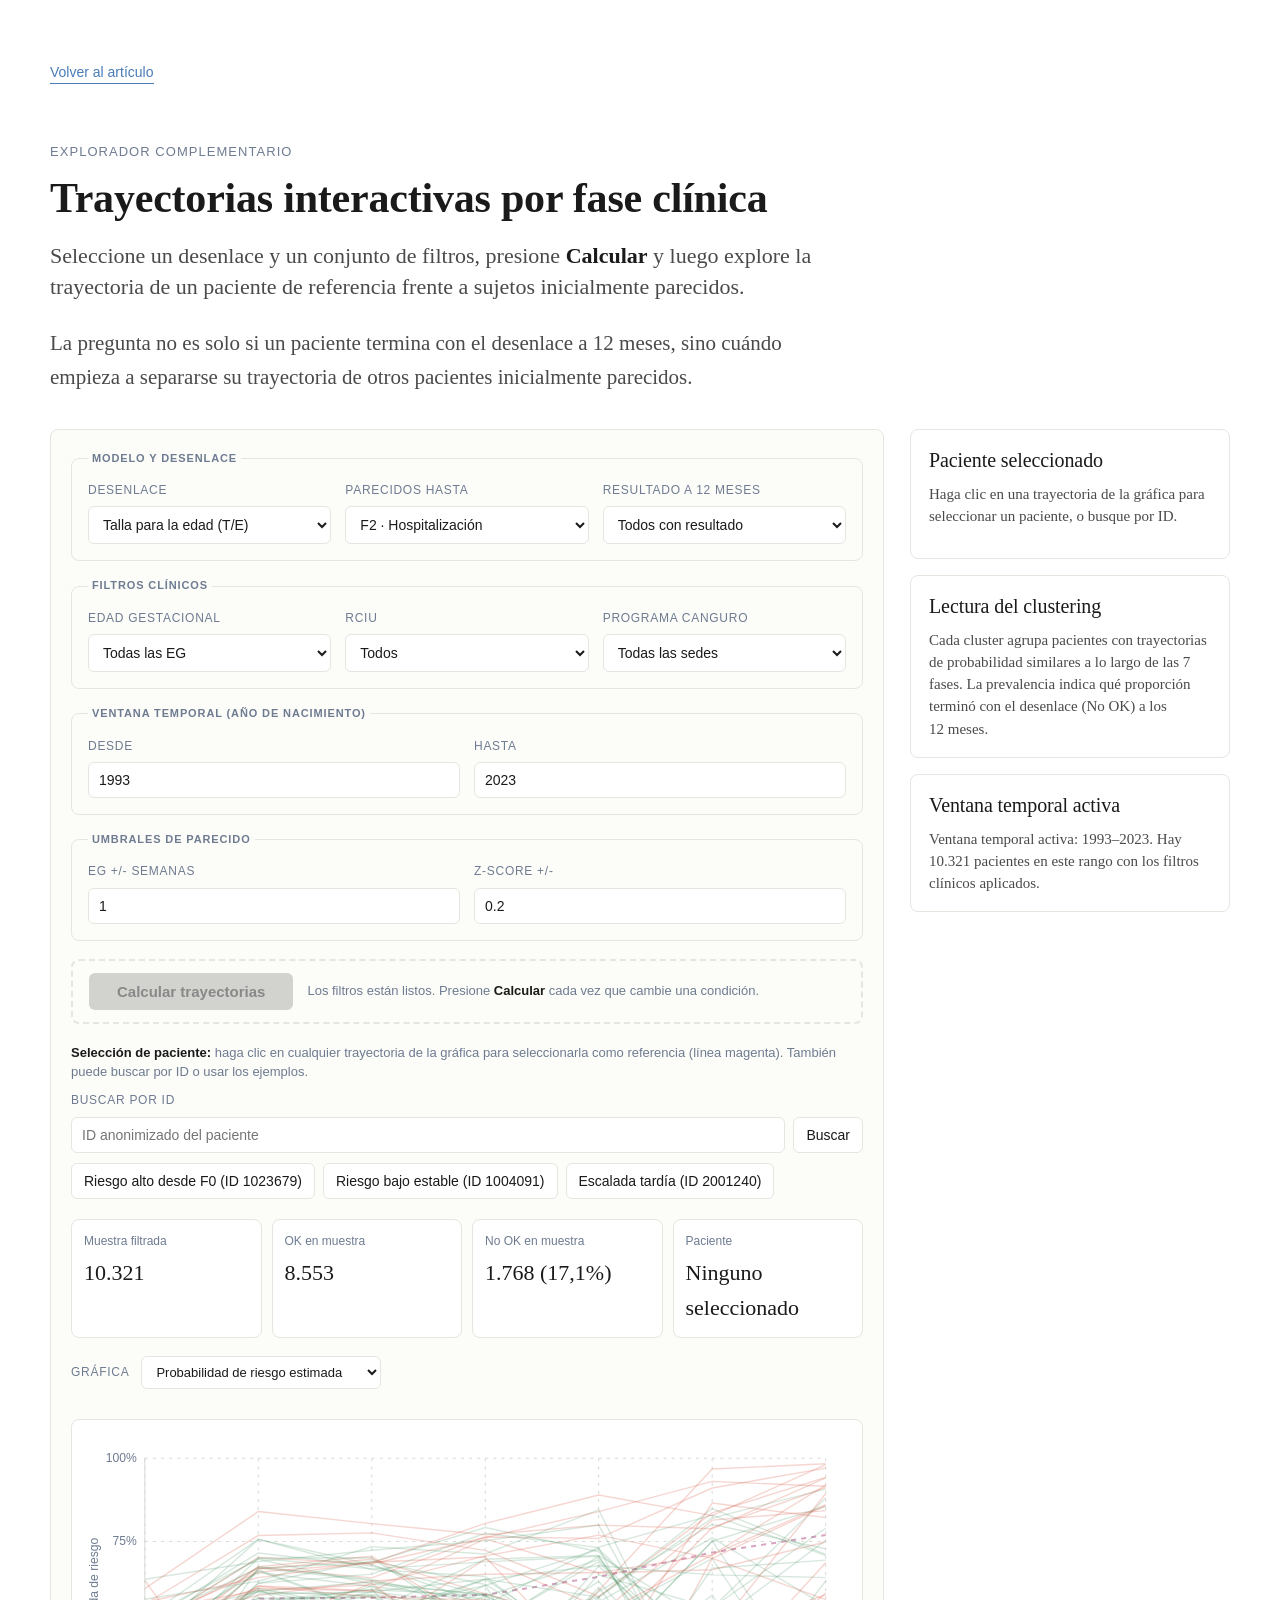
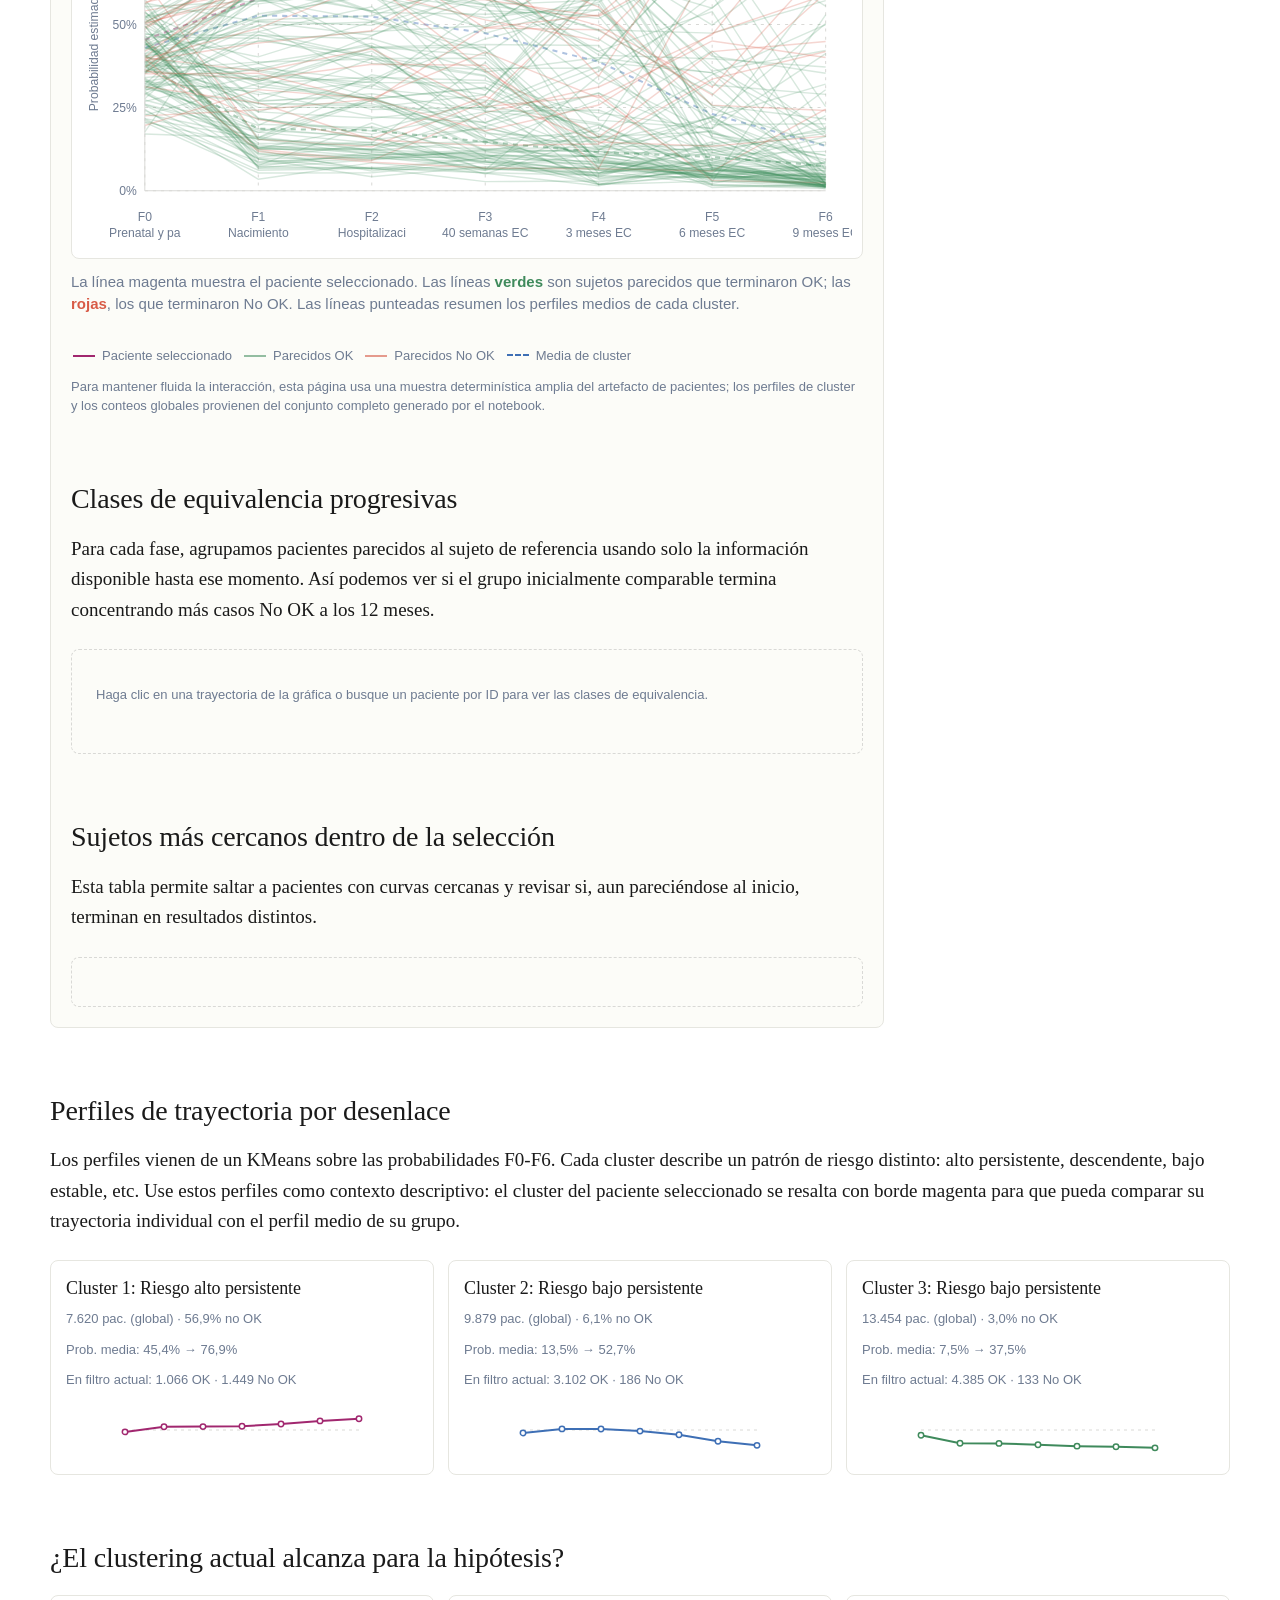
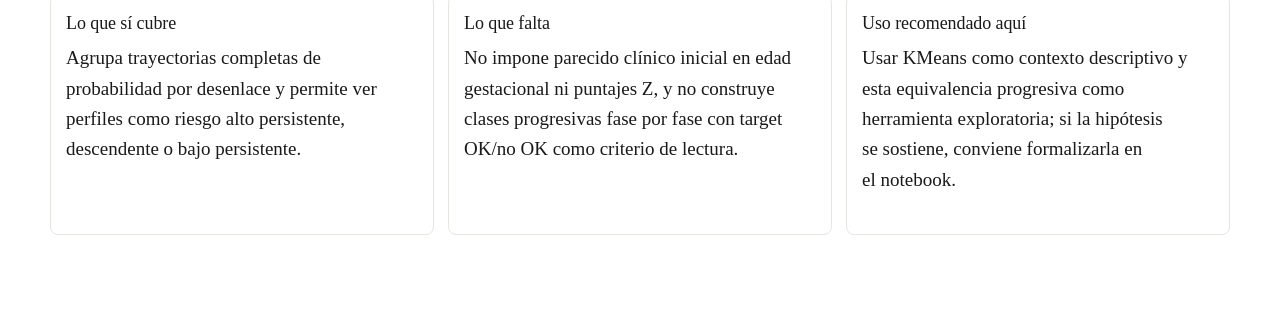
<file: Articulo/trayectorias-interactivas.html>
<!doctype html>
<html lang="es">
<head>
  <meta charset="utf-8">
  <meta name="viewport" content="width=device-width, initial-scale=1">
  <title>Trayectorias interactivas de riesgo nutricional</title>
  <link rel="stylesheet" href="distill-local.css">
  <link rel="stylesheet" href="styles.css">
  <style>
    .trajectory-page {
      max-width: 1180px;
      margin: 0 auto;
      padding: 56px 28px 88px;
    }

    .back-link {
      display: inline-flex;
      margin-bottom: 30px;
      font-family: var(--font-sans);
      font-size: 14px;
      color: var(--fg-link);
      text-decoration: none;
      border-bottom: 1px solid currentColor;
    }

    .trajectory-header {
      max-width: 780px;
      margin-bottom: 34px;
    }

    .trajectory-header .article-subtitle {
      max-width: 38em;
    }

    .trajectory-layout {
      display: grid;
      grid-template-columns: minmax(0, 1fr) 320px;
      gap: 26px;
      align-items: start;
    }

    .explorer-panel {
      border: 1px solid var(--line-hairline);
      border-radius: 8px;
      background: var(--bg-figure);
      padding: 20px;
    }

    .filter-groups {
      display: grid;
      gap: 16px;
      margin-bottom: 18px;
    }

    .filter-group {
      border: 1px solid var(--line-hairline);
      border-radius: 8px;
      background: var(--bg-figure);
      padding: 14px 16px 16px;
      margin: 0;
    }

    .filter-group-title {
      font-family: var(--font-sans);
      font-size: 11px;
      text-transform: uppercase;
      letter-spacing: 0.08em;
      color: var(--fg-muted);
      padding: 0 4px;
      font-weight: 600;
    }

    .filter-group-grid {
      display: grid;
      gap: 14px;
    }

    .filter-group-grid--2 { grid-template-columns: repeat(2, minmax(0, 1fr)); }
    .filter-group-grid--3 { grid-template-columns: repeat(3, minmax(0, 1fr)); }
    .filter-group-grid--4 { grid-template-columns: repeat(4, minmax(0, 1fr)); }

    .control-field {
      min-width: 0;
    }

    .control-field label {
      display: block;
      margin-bottom: 6px;
      font-family: var(--font-sans);
      font-size: 12px;
      text-transform: uppercase;
      letter-spacing: 0.06em;
      color: var(--fg-muted);
    }

    .control-field select,
    .control-field input {
      width: 100%;
      box-sizing: border-box;
      border: 1px solid var(--line-hairline);
      border-radius: 6px;
      background: #fff;
      padding: 9px 10px;
      font-family: var(--font-sans);
      font-size: 14px;
      color: var(--fg-1);
    }

    /* ── Calculate bar ── */
    .calculate-bar {
      display: flex;
      align-items: center;
      gap: 14px;
      margin-bottom: 20px;
      padding: 12px 16px;
      border: 2px dashed var(--line-hairline);
      border-radius: 8px;
      background: var(--bg-figure);
      transition: border-color 0.3s;
    }

    .calculate-bar.is-dirty {
      border-color: var(--acc-blue, #3E6FB5);
      background: rgba(62, 111, 181, 0.04);
    }

    .calculate-button {
      padding: 10px 28px;
      border: none;
      border-radius: 6px;
      background: #d2d2cf;
      color: #888;
      font-family: var(--font-sans);
      font-size: 15px;
      font-weight: 600;
      cursor: not-allowed;
      transition: background 0.2s, color 0.2s, box-shadow 0.2s;
      white-space: nowrap;
    }

    .calculate-button.is-active {
      background: var(--acc-blue, #3E6FB5);
      color: #fff;
      cursor: pointer;
      box-shadow: 0 2px 8px rgba(62, 111, 181, 0.3);
      animation: pulse-calc 1.8s ease-in-out infinite;
    }

    @keyframes pulse-calc {
      0%, 100% { box-shadow: 0 2px 8px rgba(62, 111, 181, 0.25); }
      50% { box-shadow: 0 2px 18px rgba(62, 111, 181, 0.5); }
    }

    .calculate-hint {
      font-family: var(--font-sans);
      font-size: 13px;
      color: var(--fg-muted);
      line-height: 1.4;
    }

    /* ── Results area (stale when dirty) ── */
    .results-area {
      transition: opacity 0.3s;
    }

    .results-area.is-stale {
      opacity: 0.3;
      pointer-events: none;
    }

    /* ── Patient selection ── */
    .patient-selection {
      margin-bottom: 14px;
    }

    .patient-selection-intro {
      margin: 0 0 10px;
      font-family: var(--font-sans);
      font-size: 13px;
      color: var(--fg-muted);
      line-height: 1.45;
    }

    .patient-search {
      display: grid;
      grid-template-columns: minmax(0, 1fr) auto;
      gap: 8px;
    }

    .small-button,
    .example-button {
      border: 1px solid var(--line-hairline);
      border-radius: 6px;
      background: #fff;
      padding: 9px 12px;
      font-family: var(--font-sans);
      font-size: 14px;
      color: var(--fg-1);
      cursor: pointer;
    }

    .small-button:hover,
    .example-button:hover {
      border-color: var(--line-strong);
      background: #fcfcf8;
    }

    .example-row {
      display: flex;
      flex-wrap: wrap;
      gap: 8px;
      margin: 10px 0 20px;
    }

    /* ── Chart ── */
    .chart-controls {
      display: flex;
      align-items: center;
      gap: 12px;
      margin-bottom: 10px;
    }

    .chart-controls label {
      font-family: var(--font-sans);
      font-size: 12px;
      text-transform: uppercase;
      letter-spacing: 0.06em;
      color: var(--fg-muted);
      white-space: nowrap;
    }

    .chart-controls select {
      border: 1px solid var(--line-hairline);
      border-radius: 6px;
      background: #fff;
      padding: 7px 10px;
      font-family: var(--font-sans);
      font-size: 13px;
      color: var(--fg-1);
    }

    .chart-wrap {
      background: #fff;
      border: 1px solid var(--line-hairline);
      border-radius: 8px;
      padding: 10px 10px 2px;
      overflow-x: auto;
    }

    .trajectory-chart {
      display: block;
      width: 100%;
      min-width: 640px;
      height: auto;
    }

    .chart-line-ok {
      fill: none;
      stroke: #3F8A5C;
      stroke-width: 1.4;
      opacity: 0.2;
    }

    .chart-line-nook {
      fill: none;
      stroke: #D85B47;
      stroke-width: 1.4;
      opacity: 0.25;
    }

    .chart-line-similar {
      fill: none;
      stroke: #5f6c7a;
      stroke-width: 1.1;
      opacity: 0.12;
    }

    .chart-line-cluster {
      fill: none;
      stroke-width: 2;
      stroke-dasharray: 5 5;
      opacity: 0.42;
    }

    .chart-line-selected {
      fill: none;
      stroke: #a1276f;
      stroke-width: 3.2;
    }

    .chart-axis,
    .chart-grid {
      stroke: #d9d9d6;
      stroke-width: 1;
    }

    .chart-grid {
      stroke-dasharray: 3 5;
    }

    .chart-label {
      font-family: var(--font-sans);
      font-size: 12px;
      fill: var(--fg-muted);
    }

    .chart-point {
      fill: #fff;
      stroke: #a1276f;
      stroke-width: 2;
    }

    .legend-row {
      display: flex;
      flex-wrap: wrap;
      gap: 12px;
      margin: 14px 2px 0;
      font-family: var(--font-sans);
      font-size: 13px;
      color: var(--fg-muted);
    }

    .legend-item {
      display: inline-flex;
      align-items: center;
      gap: 7px;
    }

    .legend-swatch {
      width: 22px;
      height: 2px;
      background: #a1276f;
    }

    .legend-swatch.ok {
      background: rgba(63, 138, 92, 0.55);
    }

    .legend-swatch.nook {
      background: rgba(216, 91, 71, 0.6);
    }

    .legend-swatch.cluster {
      border-top: 2px dashed #3e6fb5;
      background: transparent;
    }

    .legend-swatch.threshold {
      border-top: 2px dashed #D85B47;
      background: transparent;
    }

    .stat-strip {
      display: grid;
      grid-template-columns: repeat(4, minmax(0, 1fr));
      gap: 10px;
      margin: 16px 0 18px;
    }

    .mini-stat {
      border: 1px solid var(--line-hairline);
      border-radius: 8px;
      background: #fff;
      padding: 12px;
    }

    .mini-stat span {
      display: block;
      font-family: var(--font-sans);
      font-size: 12px;
      color: var(--fg-muted);
      margin-bottom: 4px;
    }

    .mini-stat strong {
      font-size: 22px;
      font-weight: 500;
      color: var(--fg-1);
    }

    .side-panel {
      display: grid;
      gap: 16px;
    }

    .side-card {
      border: 1px solid var(--line-hairline);
      border-radius: 8px;
      background: #fff;
      padding: 17px 18px;
    }

    .side-card h2,
    .side-card h3 {
      margin: 0 0 9px;
      font-size: 20px;
    }

    .side-card p {
      margin: 0;
      font-size: 15px;
      line-height: 1.48;
      color: var(--fg-2);
    }

    .patient-fields {
      display: grid;
      gap: 10px;
      margin-top: 14px;
    }

    .field-row {
      display: flex;
      justify-content: space-between;
      gap: 12px;
      border-top: 1px solid var(--line-hairline);
      padding-top: 9px;
      font-family: var(--font-sans);
      font-size: 13px;
      color: var(--fg-muted);
    }

    .field-row strong {
      color: var(--fg-1);
      font-weight: 600;
      text-align: right;
    }

    .cluster-grid,
    .method-grid {
      display: grid;
      grid-template-columns: repeat(3, minmax(0, 1fr));
      gap: 14px;
      margin-top: 18px;
    }

    .cluster-card,
    .method-card {
      border: 1px solid var(--line-hairline);
      border-radius: 8px;
      background: #fff;
      padding: 15px;
      transition: border-color 0.2s, box-shadow 0.2s;
    }

    .cluster-card.is-current {
      border-color: #a1276f;
      box-shadow: 0 0 0 2px rgba(161, 39, 111, 0.15);
    }

    .cluster-card h3,
    .method-card h3 {
      margin: 0 0 8px;
      font-size: 18px;
    }

    .cluster-meta {
      margin: 0 0 10px;
      font-family: var(--font-sans);
      font-size: 13px;
      color: var(--fg-muted);
    }

    .sparkline {
      width: 100%;
      height: 58px;
      display: block;
    }

    .table-section {
      margin-top: 26px;
    }

    .responsive-table {
      overflow-x: auto;
    }

    .responsive-table table {
      margin: 0;
      width: 100%;
    }

    .responsive-table th {
      font-size: 12px;
      color: var(--fg-muted);
      white-space: nowrap;
    }

    .responsive-table td {
      font-family: var(--font-sans);
      font-size: 14px;
      vertical-align: top;
    }

    .responsive-table tr[data-selectable="true"] {
      cursor: pointer;
    }

    .responsive-table tr[data-selectable="true"]:hover {
      background: #fcfcf8;
    }

    .note-text {
      margin-top: 12px;
      font-family: var(--font-sans);
      font-size: 13px;
      color: var(--fg-muted);
      line-height: 1.45;
    }

    @media (max-width: 1050px) {
      .trajectory-layout {
        grid-template-columns: 1fr;
      }

      .side-panel {
        grid-template-columns: repeat(2, minmax(0, 1fr));
      }
    }

    @media (max-width: 820px) {
      .filter-group-grid--2,
      .filter-group-grid--3,
      .filter-group-grid--4,
      .stat-strip,
      .cluster-grid,
      .method-grid,
      .side-panel {
        grid-template-columns: 1fr;
      }

      .calculate-bar {
        flex-direction: column;
        text-align: center;
      }
    }
  </style>
</head>
<body>
  <main class="trajectory-page">
    <a class="back-link" href="index.html">Volver al artículo</a>

    <header class="trajectory-header">
      <p class="eyebrow">Explorador complementario</p>
      <h1 class="article-title">Trayectorias interactivas por fase clínica</h1>
      <p class="article-subtitle">
        Seleccione un desenlace y un conjunto de filtros, presione <strong>Calcular</strong> y luego
        explore la trayectoria de un paciente de referencia frente a sujetos inicialmente parecidos.
      </p>
      <p class="abstract">
        La pregunta no es solo si un paciente termina con el desenlace a 12 meses, sino cuándo empieza a
        separarse su trayectoria de otros pacientes inicialmente parecidos.
      </p>
    </header>

    <section class="trajectory-layout">
      <div class="explorer-panel">
        <div class="filter-groups" aria-label="Controles del explorador">
          <fieldset class="filter-group">
            <legend class="filter-group-title">Modelo y desenlace</legend>
            <div class="filter-group-grid filter-group-grid--3">
              <div class="control-field">
                <label for="outcome-select">Desenlace</label>
                <select id="outcome-select"></select>
              </div>
              <div class="control-field">
                <label for="phase-select">Parecidos hasta</label>
                <select id="phase-select"></select>
              </div>
              <div class="control-field">
                <label for="target-select">Resultado a 12 meses</label>
                <select id="target-select">
                  <option value="all">Todos con resultado</option>
                  <option value="ok">OK (sin desenlace a 12m)</option>
                  <option value="not-ok">No OK (con desenlace a 12m)</option>
                </select>
              </div>
            </div>
          </fieldset>

          <fieldset class="filter-group">
            <legend class="filter-group-title">Filtros clínicos</legend>
            <div class="filter-group-grid filter-group-grid--3">
              <div class="control-field">
                <label for="eg-group-select">Edad gestacional</label>
                <select id="eg-group-select">
                  <option value="all">Todas las EG</option>
                  <option value="lt32">&lt;32 semanas</option>
                  <option value="32-34">32&ndash;34 semanas</option>
                  <option value="35-37">35&ndash;37 semanas</option>
                  <option value="gt37">&gt;37 semanas</option>
                </select>
              </div>
              <div class="control-field">
                <label for="rciu-select">RCIU</label>
                <select id="rciu-select">
                  <option value="all">Todos</option>
                  <option value="con">Con RCIU</option>
                  <option value="sin">Sin RCIU</option>
                </select>
              </div>
              <div class="control-field">
                <label for="site-select">Programa Canguro</label>
                <select id="site-select"></select>
              </div>
            </div>
          </fieldset>

          <fieldset class="filter-group">
            <legend class="filter-group-title">Ventana temporal (año de nacimiento)</legend>
            <div class="filter-group-grid filter-group-grid--2">
              <div class="control-field">
                <label for="year-from">Desde</label>
                <input id="year-from" type="number" min="1993" max="2023" value="1993" step="1">
              </div>
              <div class="control-field">
                <label for="year-to">Hasta</label>
                <input id="year-to" type="number" min="1993" max="2023" value="2023" step="1">
              </div>
            </div>
          </fieldset>

          <fieldset class="filter-group">
            <legend class="filter-group-title">Umbrales de parecido</legend>
            <div class="filter-group-grid filter-group-grid--2">
              <div class="control-field">
                <label for="eg-tolerance">EG +/- semanas</label>
                <input id="eg-tolerance" type="number" min="0" step="0.5" value="1">
              </div>
              <div class="control-field">
                <label for="z-tolerance">Z-score +/-</label>
                <input id="z-tolerance" type="number" min="0" step="0.05" value="0.2">
              </div>
            </div>
          </fieldset>
        </div>

        <!-- ── Botón Calcular ── -->
        <div id="calculate-bar" class="calculate-bar">
          <button id="calculate-btn" class="calculate-button" type="button" disabled>Calcular trayectorias</button>
          <span id="calculate-hint" class="calculate-hint">Los filtros están listos. Presione <strong>Calcular</strong> cada vez que cambie una condición.</span>
        </div>

        <!-- ── Selección de paciente ── -->
        <div class="patient-selection">
          <p class="patient-selection-intro">
            <strong>Selección de paciente:</strong> haga clic en cualquier trayectoria de la gráfica para
            seleccionarla como referencia (línea magenta). También puede buscar por ID o usar los ejemplos.
          </p>
          <div class="control-field">
            <label for="patient-search">Buscar por ID</label>
            <div class="patient-search">
              <input id="patient-search" inputmode="numeric" placeholder="ID anonimizado del paciente">
              <button id="patient-search-button" class="small-button" type="button">Buscar</button>
            </div>
          </div>
          <div id="example-row" class="example-row" aria-label="Pacientes sugeridos"></div>
        </div>

        <!-- ── Resultados (se atenúan al cambiar filtros) ── -->
        <div id="results-area" class="results-area">
          <div id="stat-strip" class="stat-strip"></div>

          <div class="chart-controls">
            <label for="chart-mode">Gráfica</label>
            <select id="chart-mode">
              <option value="probability">Probabilidad de riesgo estimada</option>
            </select>
          </div>

          <figure class="figure">
            <div class="chart-wrap">
              <svg id="trajectory-chart" class="trajectory-chart" viewBox="0 0 760 420" role="img" aria-label="Curvas de probabilidad por fase"></svg>
            </div>
            <figcaption>
              La línea magenta muestra el paciente seleccionado. Las líneas <span style="color:#3F8A5C;font-weight:600">verdes</span>
              son sujetos parecidos que terminaron OK; las <span style="color:#D85B47;font-weight:600">rojas</span>, los que
              terminaron No OK. Las líneas punteadas resumen los perfiles medios de cada cluster.
            </figcaption>
          </figure>

          <div id="legend-row" class="legend-row" aria-label="Leyenda">
            <span class="legend-item"><span class="legend-swatch"></span>Paciente seleccionado</span>
            <span class="legend-item"><span class="legend-swatch ok"></span>Parecidos OK</span>
            <span class="legend-item"><span class="legend-swatch nook"></span>Parecidos No OK</span>
            <span class="legend-item"><span class="legend-swatch cluster"></span>Media de cluster</span>
          </div>
          <p class="note-text">
            Para mantener fluida la interacción, esta página usa una muestra determinística amplia del
            artefacto de pacientes; los perfiles de cluster y los conteos globales provienen del conjunto
            completo generado por el notebook.
          </p>

          <section class="table-section">
            <h2>Clases de equivalencia progresivas</h2>
            <p>
              Para cada fase, agrupamos pacientes parecidos al sujeto de referencia usando solo la información
              disponible hasta ese momento. Así podemos ver si el grupo inicialmente comparable termina
              concentrando más casos No OK a los 12 meses.
            </p>
            <div id="equivalence-table" class="responsive-table figure-card"></div>
          </section>

          <section class="table-section">
            <h2>Sujetos más cercanos dentro de la selección</h2>
            <p>
              Esta tabla permite saltar a pacientes con curvas cercanas y revisar si, aun pareciéndose al
              inicio, terminan en resultados distintos.
            </p>
            <div id="neighbor-table" class="responsive-table figure-card"></div>
          </section>
        </div>
      </div>

      <aside class="side-panel">
        <article class="side-card">
          <h2>Paciente seleccionado</h2>
          <p id="selected-summary">Cargando paciente.</p>
          <div id="selected-fields" class="patient-fields"></div>
        </article>

        <article class="side-card">
          <h2>Lectura del clustering</h2>
          <p id="cluster-reading">
            Cada cluster agrupa pacientes con trayectorias de probabilidad similares a lo largo de las 7 fases.
            El cluster resaltado con borde magenta es el del paciente seleccionado. La prevalencia indica
            qué proporción terminó con el desenlace (No OK) a los 12 meses.
          </p>
        </article>

        <article class="side-card">
          <h2>Ventana temporal activa</h2>
          <p id="period-reading">
            El artefacto contiene el año de atención de cada paciente. Ajuste el rango de años en los filtros
            para restringir la ventana temporal y observar cómo cambian los perfiles según la época.
          </p>
        </article>
      </aside>
    </section>

    <section class="article-section">
      <h2>Perfiles de trayectoria por desenlace</h2>
      <p>
        Los perfiles vienen de un KMeans sobre las probabilidades F0-F6. Cada cluster describe un patrón
        de riesgo distinto: alto persistente, descendente, bajo estable, etc. Use estos perfiles como
        contexto descriptivo: el cluster del paciente seleccionado se resalta con borde magenta para que
        pueda comparar su trayectoria individual con el perfil medio de su grupo.
      </p>
      <div id="cluster-grid" class="cluster-grid"></div>
    </section>

    <section class="article-section">
      <h2>¿El clustering actual alcanza para la hipótesis?</h2>
      <div class="method-grid">
        <article class="method-card">
          <h3>Lo que sí cubre</h3>
          <p>
            Agrupa trayectorias completas de probabilidad por desenlace y permite ver perfiles como riesgo
            alto persistente, descendente o bajo persistente.
          </p>
        </article>
        <article class="method-card">
          <h3>Lo que falta</h3>
          <p>
            No impone parecido clínico inicial en edad gestacional ni puntajes Z, y no construye clases
            progresivas fase por fase con target OK/no OK como criterio de lectura.
          </p>
        </article>
        <article class="method-card">
          <h3>Uso recomendado aquí</h3>
          <p>
            Usar KMeans como contexto descriptivo y esta equivalencia progresiva como herramienta exploratoria;
            si la hipótesis se sostiene, conviene formalizarla en el notebook.
          </p>
        </article>
      </div>
    </section>
  </main>

  <script src="data/trajectory-explorer-lite.js"></script>
  <script src="trayectorias-interactivas.js"></script>
</body>
</html>
</file>
<file: Articulo/distill-local.css>
﻿/* =============================================================
   Distill Design System â€” colors_and_type.css
   Reverse-engineered from screenshots of distill.pub articles.
   ============================================================= */

/* ---- Web fonts (Google Fonts substitutions) ---------------- */

/* KaTeX for math (inline + block). Used by ui_kits and slides. */
/* @import url("https://cdn.jsdelivr.net/npm/katex@0.16.9/dist/katex.min.css"); */

:root {
  /* ===== Color â€” surfaces ===== */
  --bg-page:        #FFFFFF;
  --bg-figure:      #FCFCF8;   /* very faint warm cream â€” figure cards */
  --bg-figure-warm: #FFFEF6;   /* creamier, used for diagram backgrounds */
  --bg-code:        #F6F6F2;   /* code block background */
  --bg-callout:     #F5F1E8;   /* light tan callouts (rare) */

  /* ===== Color â€” text ===== */
  --fg-1:           #1A1A1A;   /* primary body */
  --fg-2:           #4A4A4A;   /* secondary body */
  --fg-muted:       #6E7B91;   /* CAPTIONS â€” distinctive slate-blue grey */
  --fg-faint:       #A0A8B5;   /* placeholder / disabled */
  --fg-link:        #4A7BB7;   /* links */
  --fg-link-hover:  #2E5A95;

  /* ===== Color â€” lines & borders ===== */
  --line-hairline:  #E6E6E0;
  --line-rule:      #D9D9D6;   /* used dashed on figure containers */
  --line-strong:    #B8B8B0;
  --line-axis:      #4A4A4A;   /* chart axes */
  --line-grid:      #ECECEA;   /* chart gridlines */

  /* ===== Color â€” accents (figure palette) =====
     Hand-picked, low-saturation. Used in diagrams, plots, highlights. */
  --acc-ochre:      #D9A441;
  --acc-ochre-dk:   #B07A1A;
  --acc-ochre-lt:   #F1D27A;

  --acc-blue:       #3E6FB5;
  --acc-blue-lt:    #A8C2E2;
  --acc-blue-pale:  #D9E5F2;

  --acc-red:        #D85B47;
  --acc-red-lt:     #F2A89C;

  --acc-green:      #3F8A5C;
  --acc-green-lt:   #7FB686;

  --acc-magenta:    #A1276F;   /* the "Gold Content" line color */
  --acc-cyan:       #4FC2E0;   /* feature-viz cyan bars */
  --acc-purple:     #8B6FB5;

  /* ===== Spacing ===== */
  --sp-1: 4px;
  --sp-2: 8px;
  --sp-3: 12px;
  --sp-4: 16px;
  --sp-5: 24px;
  --sp-6: 32px;
  --sp-7: 48px;
  --sp-8: 64px;
  --sp-9: 96px;

  /* ===== Radii ===== */
  --r-sm: 4px;
  --r-md: 8px;
  --r-lg: 12px;
  --r-pill: 999px;
  --r-circle: 50%;

  /* ===== Shadows (rare â€” Distill almost never uses elevation) ===== */
  --shadow-none: none;
  --shadow-1: 0 1px 0 rgba(0,0,0,0.04);              /* divider-ish */
  --shadow-2: 0 1px 3px rgba(60,70,90,0.08);         /* tooltip / popover */

  /* ===== Layout ===== */
  --col-body: 720px;       /* main reading column */
  --col-wide: 980px;       /* outset figures */
  --col-full: 1200px;      /* full-bleed figures */
  --col-sidenote: 240px;   /* right-margin sidenote rail */

  /* ===== Type â€” families ===== */
  --font-serif: "Crimson Pro", "Crimson Text", "Charter", "Iowan Old Style", Georgia, "Times New Roman", serif;
  --font-sans:  "Source Sans 3", "Source Sans Pro", -apple-system, BlinkMacSystemFont, "Helvetica Neue", Arial, sans-serif;
  --font-mono:  "Inconsolata", "SF Mono", Menlo, Consolas, "Liberation Mono", monospace;
  --font-math:  "KaTeX_Main", "Latin Modern Math", "Cambria Math", serif;

  /* ===== Type â€” sizes (article scale) ===== */
  --fs-h1: 42px;
  --fs-h2: 28px;
  --fs-h3: 22px;
  --fs-h4: 18px;
  --fs-body: 19px;
  --fs-small: 15px;
  --fs-caption: 15px;
  --fs-tiny: 13px;
  --fs-mono: 16px;

  /* ===== Type â€” line-heights ===== */
  --lh-tight: 1.2;
  --lh-snug:  1.35;
  --lh-body:  1.6;
  --lh-loose: 1.75;

  /* ===== Motion ===== */
  --t-fast: 120ms ease;
  --t: 180ms ease;
  --t-slow: 320ms ease;
}

/* =============================================================
   Semantic element styles.
   Drop this file into a page for "instant Distill" defaults.
   ============================================================= */

html, body {
  background: var(--bg-page);
  color: var(--fg-1);
  font-family: var(--font-serif);
  font-size: var(--fs-body);
  line-height: var(--lh-body);
  -webkit-font-smoothing: antialiased;
  text-rendering: optimizeLegibility;
}

h1, h2, h3, h4, h5, h6 {
  font-family: var(--font-serif);
  font-weight: 500;
  color: var(--fg-1);
  line-height: var(--lh-snug);
  letter-spacing: -0.005em;
  /* Distill uses sentence case â€” don't text-transform, write it that way */
}
h1 { font-size: var(--fs-h1); font-weight: 600; line-height: var(--lh-tight); margin: 0 0 var(--sp-5); }
h2 { font-size: var(--fs-h2); margin: var(--sp-8) 0 var(--sp-4); }
h3 { font-size: var(--fs-h3); margin: var(--sp-6) 0 var(--sp-3); }
h4 { font-size: var(--fs-h4); font-weight: 600; margin: var(--sp-5) 0 var(--sp-2); }

p { margin: 0 0 var(--sp-5); text-wrap: pretty; }
p + p { margin-top: 0; }

a {
  color: var(--fg-link);
  text-decoration: underline;
  text-decoration-thickness: 0.5px;
  text-underline-offset: 2px;
  transition: color var(--t-fast);
}
a:hover { color: var(--fg-link-hover); }

strong, b { font-weight: 600; color: var(--fg-1); }
em, i { font-style: italic; }

/* Inline code */
code, kbd, samp {
  font-family: var(--font-mono);
  font-size: 0.9em;
  background: var(--bg-code);
  padding: 0.1em 0.35em;
  border-radius: var(--r-sm);
  color: #2A2A2A;
}

/* Block code */
pre {
  font-family: var(--font-mono);
  font-size: var(--fs-mono);
  background: var(--bg-code);
  border: 1px solid var(--line-hairline);
  border-radius: var(--r-md);
  padding: var(--sp-4) var(--sp-5);
  overflow-x: auto;
  line-height: 1.55;
  margin: var(--sp-5) 0;
}
pre code { background: none; padding: 0; border-radius: 0; font-size: inherit; }

/* Lists */
ul, ol { padding-left: 1.4em; margin: 0 0 var(--sp-5); }
li { margin-bottom: var(--sp-2); }
li::marker { color: var(--fg-muted); }

/* Blockquote (rare in Distill â€” used for pull-quotes / examples) */
blockquote {
  margin: var(--sp-5) 0;
  padding: 0 0 0 var(--sp-5);
  border-left: 2px solid var(--line-rule);
  color: var(--fg-2);
  font-style: italic;
}

/* HR */
hr {
  border: 0;
  border-top: 1px solid var(--line-hairline);
  margin: var(--sp-7) 0;
}

/* Figure & caption â€” the Distill workhorse */
figure {
  margin: var(--sp-6) 0;
}
figure.outset { margin-left: -120px; margin-right: -120px; }
figure.full-bleed { margin-left: calc(50% - 50vw); margin-right: calc(50% - 50vw); }

figcaption,
.caption {
  font-family: var(--font-sans);
  font-size: var(--fs-caption);
  line-height: 1.5;
  color: var(--fg-muted);
  margin-top: var(--sp-3);
  text-wrap: pretty;
}
figcaption strong,
.caption strong { color: var(--fg-2); font-weight: 600; }

/* Figure container â€” dashed warm border, faint cream bg */
.figure-card {
  background: var(--bg-figure);
  border: 1px dashed var(--line-rule);
  border-radius: var(--r-md);
  padding: var(--sp-5);
}
.figure-card.solid { border-style: solid; border-color: var(--line-hairline); }

/* Tables */
table {
  width: 100%;
  border-collapse: collapse;
  font-family: var(--font-sans);
  font-size: var(--fs-small);
  margin: var(--sp-5) 0;
}
th, td {
  text-align: left;
  padding: var(--sp-2) var(--sp-3);
  border-bottom: 1px solid var(--line-hairline);
}
th { font-weight: 600; color: var(--fg-2); border-bottom-color: var(--line-rule); }

/* UI labels â€” chart axes, control labels, button text */
.ui-label,
.label {
  font-family: var(--font-sans);
  font-size: var(--fs-small);
  color: var(--fg-2);
  font-weight: 400;
}
.ui-label-strong { font-weight: 600; color: var(--fg-1); }

/* Sidenote (right-margin footnote) */
.sidenote {
  font-family: var(--font-sans);
  font-size: var(--fs-tiny);
  line-height: 1.4;
  color: var(--fg-muted);
}
.footnote-ref {
  font-family: var(--font-sans);
  font-size: 0.7em;
  vertical-align: super;
  color: var(--fg-link);
  text-decoration: none;
  margin-left: 1px;
}

/* Buttons (rare) */
.btn {
  font-family: var(--font-sans);
  font-size: var(--fs-small);
  font-weight: 500;
  color: var(--fg-1);
  background: var(--bg-page);
  border: 1px solid var(--line-rule);
  border-radius: var(--r-sm);
  padding: var(--sp-2) var(--sp-4);
  cursor: pointer;
  transition: background var(--t-fast), border-color var(--t-fast);
}
.btn:hover { background: var(--bg-figure); border-color: var(--line-strong); }
.btn:active { background: var(--bg-code); }

/* The page reading layout */
.distill-article {
  max-width: var(--col-body);
  margin: 0 auto;
  padding: var(--sp-9) var(--sp-5) var(--sp-9);
}

/* Slider â€” used in interactives (Convolution kernel, etc) */
input[type="range"].distill-slider {
  -webkit-appearance: none;
  appearance: none;
  height: 4px;
  background: var(--acc-blue-pale);
  border-radius: var(--r-pill);
  outline: none;
}
input[type="range"].distill-slider::-webkit-slider-thumb {
  -webkit-appearance: none;
  appearance: none;
  width: 14px;
  height: 14px;
  border-radius: 50%;
  background: var(--acc-blue);
  cursor: pointer;
  border: 2px solid #fff;
  box-shadow: 0 0 0 1px var(--acc-blue);
}
input[type="range"].distill-slider::-moz-range-thumb {
  width: 14px; height: 14px; border-radius: 50%;
  background: var(--acc-blue); cursor: pointer;
  border: 2px solid #fff; box-shadow: 0 0 0 1px var(--acc-blue);
}
</file>
<file: Articulo/styles.css>
body {
  background: var(--bg-page);
  margin: 0;
}

.article-shell {
  max-width: 1180px;
  margin: 0 auto;
  padding: 64px 28px 96px;
  display: grid;
  grid-template-columns: minmax(0, var(--col-body)) minmax(220px, var(--col-sidenote));
  column-gap: 52px;
}

.article-main {
  max-width: var(--col-body);
}

.sidenote-rail {
  padding-top: 210px;
}

.article-header {
  margin-bottom: 20px;
}

.topbar {
  display: flex;
  align-items: center;
  gap: 14px;
}

.wordmark {
  width: 104px;
  height: auto;
}

.topbar-meta {
  margin-left: auto;
  font-family: var(--font-sans);
  font-size: 13px;
  color: var(--fg-muted);
}

.eyebrow {
  margin: 28px 0 10px;
  font-family: var(--font-sans);
  font-size: 13px;
  letter-spacing: 0.08em;
  text-transform: uppercase;
  color: var(--fg-muted);
}

.article-title {
  margin-bottom: 16px;
}

.article-subtitle {
  font-size: 22px;
  line-height: 1.45;
  color: var(--fg-2);
  max-width: 34em;
}

.byline {
  font-family: var(--font-sans);
  font-size: 14px;
  color: var(--fg-muted);
  margin-top: 16px;
}

.inline-strong {
  color: var(--fg-1);
  font-weight: 600;
}

.abstract {
  font-size: 21px;
  line-height: 1.6;
  color: var(--fg-2);
  margin-top: 22px;
}

.header-rule {
  margin-top: 40px;
}

.tab-nav {
  display: inline-flex;
  gap: 6px;
  margin-top: 30px;
  border: 1px solid var(--line-rule);
  border-radius: 999px;
  padding: 5px;
  background: var(--bg-figure);
}

.tab-button {
  border: 0;
  border-radius: 999px;
  padding: 12px 28px;
  background: transparent;
  color: var(--fg-2);
  font-family: var(--font-sans);
  font-size: 16px;
  font-weight: 500;
  cursor: pointer;
  transition: background 0.2s, color 0.2s, box-shadow 0.2s;
  letter-spacing: 0.01em;
}

.tab-button:hover:not(.is-active) {
  background: rgba(62, 111, 181, 0.07);
  color: var(--fg-1);
}

.tab-button.is-active {
  background: var(--acc-blue);
  color: #fff;
  box-shadow: 0 1px 4px rgba(62, 111, 181, 0.3);
  font-weight: 600;
}

.tab-panel[hidden] {
  display: none;
}

.stats-grid {
  display: grid;
  grid-template-columns: repeat(4, minmax(0, 1fr));
  gap: 14px;
  margin-top: 30px;
}

.stat-card {
  border: 1px solid var(--line-hairline);
  border-radius: 8px;
  padding: 16px 18px;
  background: var(--bg-figure);
}

.stat-label {
  font-family: var(--font-sans);
  font-size: 12px;
  text-transform: uppercase;
  letter-spacing: 0.06em;
  color: var(--fg-muted);
  margin-bottom: 6px;
}

.stat-value {
  font-size: 22px;
  line-height: 1.2;
  color: var(--fg-1);
}

.phase-panel {
  margin-top: 26px;
}

.phase-panel-head,
.table-card-head {
  display: flex;
  justify-content: space-between;
  gap: 24px;
  align-items: flex-start;
  margin-bottom: 18px;
}

.panel-title {
  margin: 0 0 8px;
  font-size: 24px;
}

.panel-copy {
  margin: 0;
  font-size: 16px;
  color: var(--fg-2);
}

.outcome-pills {
  display: flex;
  gap: 8px;
  flex-wrap: wrap;
  justify-content: flex-end;
}

.outcome-pill {
  border-radius: 999px;
  padding: 8px 12px;
  font-family: var(--font-sans);
  font-size: 13px;
  border: 1px solid var(--line-hairline);
  background: #fff;
}

.stunting {
  color: #b34735;
  background: #f9ebe7;
}

.underweight {
  color: #2e5a95;
  background: #ebf1f8;
}

.wasting {
  color: #2f6a46;
  background: #e9f3ed;
}

.outcome-grid,
.technical-grid {
  display: grid;
  grid-template-columns: repeat(2, minmax(0, 1fr));
  gap: 14px;
  margin-top: 22px;
}

.outcome-card,
.technical-card {
  border: 1px solid var(--line-hairline);
  border-radius: 8px;
  padding: 17px 18px;
  background: #fff;
}

.outcome-card h3,
.technical-card h3 {
  margin: 0 0 8px;
  font-size: 20px;
}

.outcome-card p,
.technical-card p {
  margin: 0;
  font-size: 16px;
}

.technical-table {
  margin-top: 22px;
  overflow-x: auto;
}

.technical-table table {
  margin: 0;
}

.technical-table th {
  font-size: 12px;
  color: var(--fg-muted);
  white-space: nowrap;
}

.technical-table td {
  font-size: 14px;
  vertical-align: top;
}

.technical-table td:first-child {
  font-family: var(--font-sans);
  font-weight: 600;
}

.outcome-card dl {
  display: grid;
  grid-template-columns: 1fr 1fr;
  gap: 12px 16px;
  margin: 16px 0 0;
}

.outcome-card dt {
  font-family: var(--font-sans);
  font-size: 12px;
  text-transform: uppercase;
  letter-spacing: 0.05em;
  color: var(--fg-muted);
}

.outcome-card dd {
  margin: 4px 0 0;
  font-family: var(--font-sans);
  font-size: 15px;
  color: var(--fg-1);
}

.solution-flow {
  display: grid;
  grid-template-columns: repeat(2, minmax(0, 1fr));
  gap: 14px;
  margin-top: 24px;
}

.solution-flow article,
.missing-card {
  border: 1px solid var(--line-hairline);
  border-radius: 8px;
  padding: 16px 18px;
  background: #fff;
}

.solution-flow h3,
.missing-card h3 {
  margin: 0 0 8px;
  font-size: 18px;
}

.solution-flow p,
.missing-card p {
  margin: 0;
  font-size: 15px;
  line-height: 1.5;
}

.missingness-panel {
  margin: 24px 0;
}

.missing-grid {
  display: grid;
  grid-template-columns: repeat(2, minmax(0, 1fr));
  gap: 14px;
  margin-bottom: 18px;
}

.missing-table-wrap {
  overflow-x: auto;
}

.missing-table-wrap table {
  margin: 0;
}

.missing-table-wrap th {
  font-size: 12px;
  color: var(--fg-muted);
}

.missing-table-wrap td {
  font-size: 14px;
}

.phase-track {
  display: grid;
  grid-template-columns: repeat(auto-fit, minmax(170px, 1fr));
  gap: 14px;
}

.phase-card {
  position: relative;
  border: 1px solid var(--line-hairline);
  border-radius: 10px;
  background: #fff;
  padding: 17px 16px 15px;
  min-width: 0;
  transition: border-color var(--t-fast), transform var(--t-fast), box-shadow var(--t-fast);
  cursor: pointer;
}

.phase-card:hover,
.phase-card.is-active {
  border-color: var(--line-strong);
  transform: translateY(-1px);
  box-shadow: var(--shadow-2);
}

.phase-card::before {
  content: "";
  position: absolute;
  left: 0;
  top: 0;
  width: 100%;
  height: 4px;
  border-radius: 10px 10px 0 0;
  background: var(--phase-color, var(--acc-blue));
}

.phase-chip {
  display: inline-flex;
  align-items: center;
  justify-content: center;
  min-width: 32px;
  height: 32px;
  border-radius: 999px;
  background: var(--phase-soft, var(--acc-blue-pale));
  color: var(--phase-color, var(--acc-blue));
  font-family: var(--font-sans);
  font-size: 13px;
  font-weight: 600;
  margin-bottom: 12px;
}

.phase-title {
  font-size: 17px;
  margin: 0 0 8px;
}

.phase-meta,
.phase-time {
  margin: 0;
  font-family: var(--font-sans);
  font-size: 13px;
  color: var(--fg-muted);
  line-height: 1.45;
}

.phase-time {
  margin-top: 6px;
}

.figure {
  margin: 30px 0;
}

.figure.outset {
  margin-left: -60px;
  margin-right: -60px;
}

.figure-card {
  position: relative;
}

.figure-card-solid {
  background: #fff;
  border: 1px solid var(--line-hairline);
}

.figure-expand-btn {
  position: absolute;
  top: 14px;
  right: 14px;
  z-index: 2;
  border: 1px solid var(--line-hairline);
  border-radius: 999px;
  padding: 8px 12px;
  background: rgba(255, 255, 255, 0.94);
  color: var(--fg-1);
  font-family: var(--font-sans);
  font-size: 13px;
  line-height: 1;
  cursor: pointer;
  transition: border-color var(--t-fast), background var(--t-fast);
}

.figure-expand-btn:hover {
  border-color: var(--line-strong);
  background: #fff;
}

.chart-image {
  display: block;
  width: 100%;
  height: auto;
}

.stage-importance-stack {
  margin-top: 26px;
}

.stage-importance-figure {
  margin-top: 28px;
  margin-bottom: 34px;
}

.figure-modal {
  position: fixed;
  inset: 0;
  display: none;
  align-items: center;
  justify-content: center;
  padding: 28px;
  z-index: 50;
}

.figure-modal.is-open {
  display: flex;
}

.figure-modal-backdrop {
  position: absolute;
  inset: 0;
  background: rgba(20, 24, 30, 0.55);
}

.figure-modal-panel {
  position: relative;
  z-index: 1;
  width: min(1180px, calc(100vw - 56px));
  max-height: calc(100vh - 56px);
  overflow: auto;
  border-radius: 14px;
  background: #fff;
  border: 1px solid var(--line-hairline);
  box-shadow: 0 18px 48px rgba(20, 24, 30, 0.22);
}

.figure-modal-content {
  padding: 24px 24px 18px;
}

.detail-link-card {
  margin-top: -4px;
  margin-bottom: 24px;
  display: flex;
  justify-content: space-between;
  gap: 20px;
  align-items: center;
}

.detail-link-btn {
  flex-shrink: 0;
  display: inline-flex;
  align-items: center;
  justify-content: center;
  border: 1px solid var(--line-hairline);
  border-radius: 999px;
  padding: 12px 18px;
  background: #fff;
  font-family: var(--font-sans);
  font-size: 14px;
  color: var(--fg-1);
  text-decoration: none;
  transition: border-color var(--t-fast), background var(--t-fast), color var(--t-fast);
}

.detail-link-btn:hover {
  border-color: var(--line-strong);
  background: var(--bg-figure);
  color: var(--fg-1);
}

.figure-modal-close {
  position: sticky;
  top: 0;
  margin-left: auto;
  display: block;
  margin-top: 16px;
  margin-right: 16px;
  border: 1px solid var(--line-hairline);
  border-radius: 999px;
  padding: 8px 12px;
  background: rgba(255, 255, 255, 0.96);
  color: var(--fg-1);
  font-family: var(--font-sans);
  font-size: 13px;
  cursor: pointer;
}

.figure-modal-image {
  display: block;
  width: 100%;
  height: auto;
}

.figure-modal-caption {
  margin-top: 16px;
  font-family: var(--font-sans);
  font-size: 15px;
  line-height: 1.55;
  color: var(--fg-muted);
}

.reading-grid {
  display: grid;
  grid-template-columns: repeat(2, minmax(0, 1fr));
  gap: 14px;
  margin-top: 18px;
}

.reading-card {
  border: 1px solid var(--line-hairline);
  border-radius: 8px;
  padding: 16px 18px;
  background: #fff;
}

.reading-card h3 {
  margin-top: 0;
  margin-bottom: 8px;
  font-size: 18px;
}

.reading-card p {
  margin-bottom: 0;
  font-size: 16px;
}

.table-card {
  margin-top: 24px;
}

.solid-table {
  background: #fff;
  border-style: solid;
}

.metric-table table {
  margin: 0;
}

.metric-table th {
  font-size: 13px;
  color: var(--fg-muted);
}

.metric-table td {
  font-size: 15px;
}

.metric-table td:first-child {
  font-family: var(--font-sans);
  font-weight: 600;
}

.feature-callout,
.trajectory-callout {
  margin-top: 22px;
}

.feature-list {
  margin: 0;
  padding-left: 1.2em;
}

.feature-list li {
  font-size: 16px;
  line-height: 1.5;
  margin-bottom: 10px;
}

.feature-list span {
  display: block;
  color: var(--fg-muted);
  font-family: var(--font-sans);
  font-size: 14px;
}

.stage-feature-grid {
  display: grid;
  grid-template-columns: repeat(3, minmax(0, 1fr));
  gap: 14px;
}

.stage-feature-card {
  border: 1px solid var(--line-hairline);
  border-radius: 8px;
  padding: 14px 15px;
  background: #fff;
}

.stage-feature-card h3 {
  margin: 0 0 8px;
  font-size: 18px;
}

.stage-feature-card ul {
  margin: 0;
  padding-left: 1.15em;
}

.stage-feature-card li {
  font-size: 14px;
  line-height: 1.45;
  margin-bottom: 8px;
}

.trajectory-list {
  display: grid;
  grid-template-columns: repeat(4, minmax(0, 1fr));
  gap: 14px;
}

.trajectory-card {
  border: 1px solid var(--line-hairline);
  border-radius: 8px;
  padding: 16px 16px 14px;
  background: #fff;
}

.trajectory-card h3 {
  margin: 0 0 8px;
  font-size: 18px;
}

.trajectory-card p {
  margin: 0 0 10px;
  font-family: var(--font-sans);
  font-size: 13px;
  color: var(--fg-muted);
}

.trajectory-points {
  display: flex;
  flex-wrap: wrap;
  gap: 8px;
}

.trajectory-point {
  border-radius: 999px;
  padding: 6px 9px;
  background: var(--bg-figure);
  border: 1px solid var(--line-hairline);
  font-family: var(--font-sans);
  font-size: 12px;
}

.summary-list li {
  margin-bottom: 10px;
}

.reference-list li {
  margin-bottom: 9px;
  font-size: 16px;
}

.missing-models {
  margin-top: 18px;
}

.missing-models p {
  margin-top: 0;
  font-size: 16px;
}

.missing-models li {
  font-size: 14px;
  margin-bottom: 8px;
}

.sidenote {
  display: flex;
  gap: 8px;
  margin-bottom: 24px;
  font-family: var(--font-sans);
  font-size: 13px;
  line-height: 1.45;
  color: var(--fg-muted);
}

.sidenote-num {
  color: var(--fg-link);
  font-weight: 600;
}

@media (max-width: 1100px) {
  .article-shell {
    grid-template-columns: 1fr;
  }

  .sidenote-rail {
    display: none;
  }

  .figure.outset {
    margin-left: 0;
    margin-right: 0;
  }
}

@media (max-width: 860px) {
  .stats-grid,
  .reading-grid,
  .trajectory-list,
  .stage-feature-grid,
  .outcome-grid,
  .technical-grid,
  .solution-flow,
  .missing-grid {
    grid-template-columns: 1fr;
  }

  .tab-nav {
    display: flex;
    width: 100%;
  }

  .tab-button {
    flex: 1;
  }

  .outcome-card dl {
    grid-template-columns: 1fr;
  }

  .phase-track {
    grid-template-columns: 1fr;
  }

  .phase-panel-head,
  .table-card-head {
    flex-direction: column;
  }

  .figure-modal {
    padding: 14px;
  }

  .figure-modal-panel {
    width: calc(100vw - 28px);
    max-height: calc(100vh - 28px);
  }

  .figure-modal-content {
    padding: 18px 18px 16px;
  }
}
</file>
